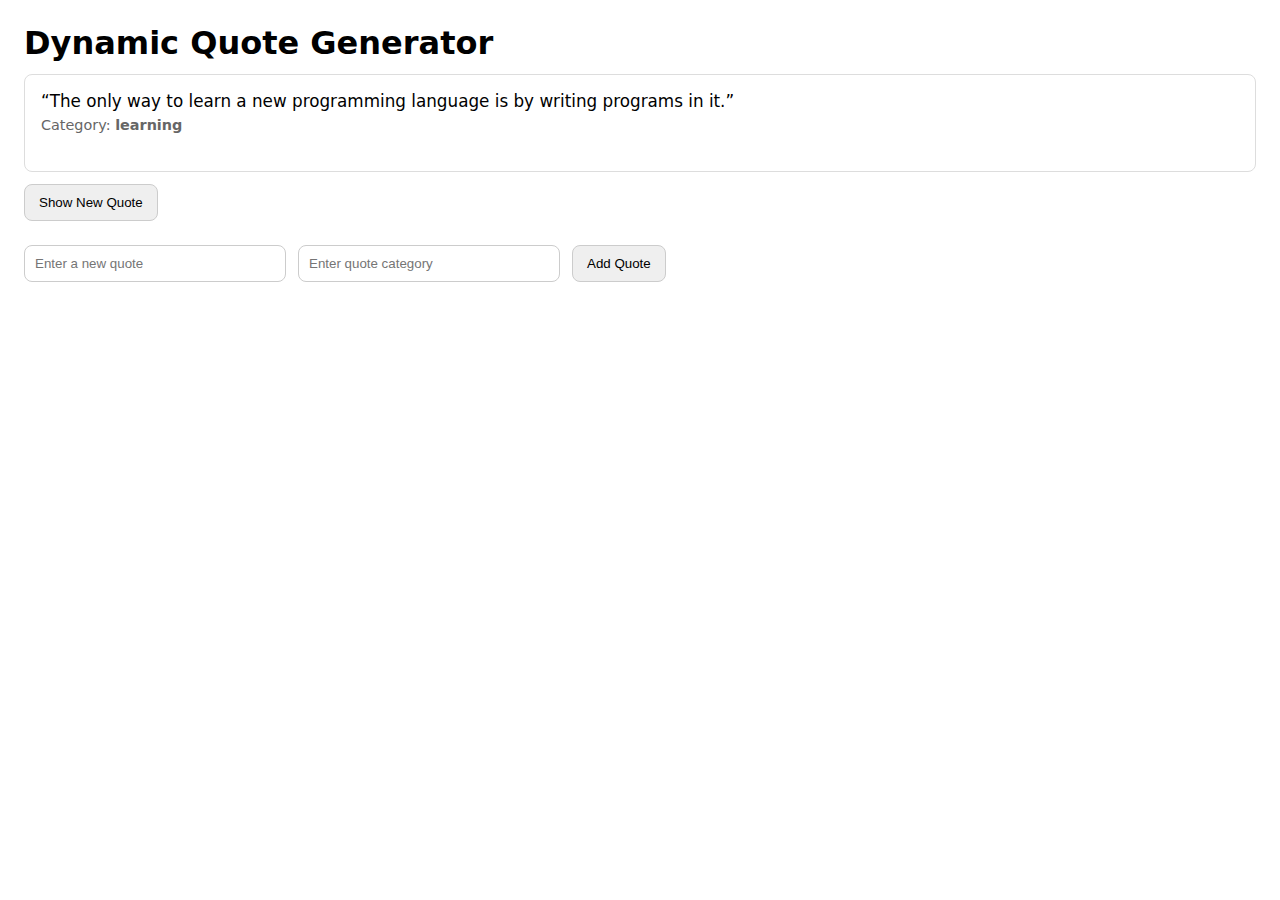
<file: index.html>
<!DOCTYPE html>
<html lang="en">
<head>
  <meta charset="UTF-8" />
  <meta name="viewport" content="width=device-width, initial-scale=1.0" />
  <title>Dynamic Quote Generator</title>
  <style>
    /* Minimal styles so it’s readable without a CSS file */
    :root { color-scheme: light dark; }
    body { font-family: system-ui, -apple-system, Segoe UI, Roboto, Arial, sans-serif; margin: 24px; }
    h1 { margin-bottom: 12px; }
    #quoteDisplay { padding: 16px; border: 1px solid #ddd; border-radius: 8px; min-height: 64px; }
    .quote-text { font-size: 1.05rem; }
    .quote-meta { color: #666; font-size: 0.9rem; margin-top: 6px; }
    .row { display: flex; gap: 12px; flex-wrap: wrap; margin-top: 12px; }
    input[type="text"] { padding: 10px; border-radius: 8px; border: 1px solid #ccc; min-width: 240px; }
    button { cursor: pointer; padding: 10px 14px; border-radius: 8px; border: 1px solid #ccc; }
    .muted { color: #777; font-size: 0.9rem; }
  </style>
</head>
<body>
  <h1>Dynamic Quote Generator</h1>

  <!-- Where quotes will render -->
  <div id="quoteDisplay" aria-live="polite"></div>

  <div class="row">
    <button id="newQuote" type="button">Show New Quote</button>
  </div>

  <!-- The add-quote form is created dynamically and mounted here -->
  <div id="formMount" class="row"></div>

  <script src="script.js"></script>
</body>
</html>
</file>
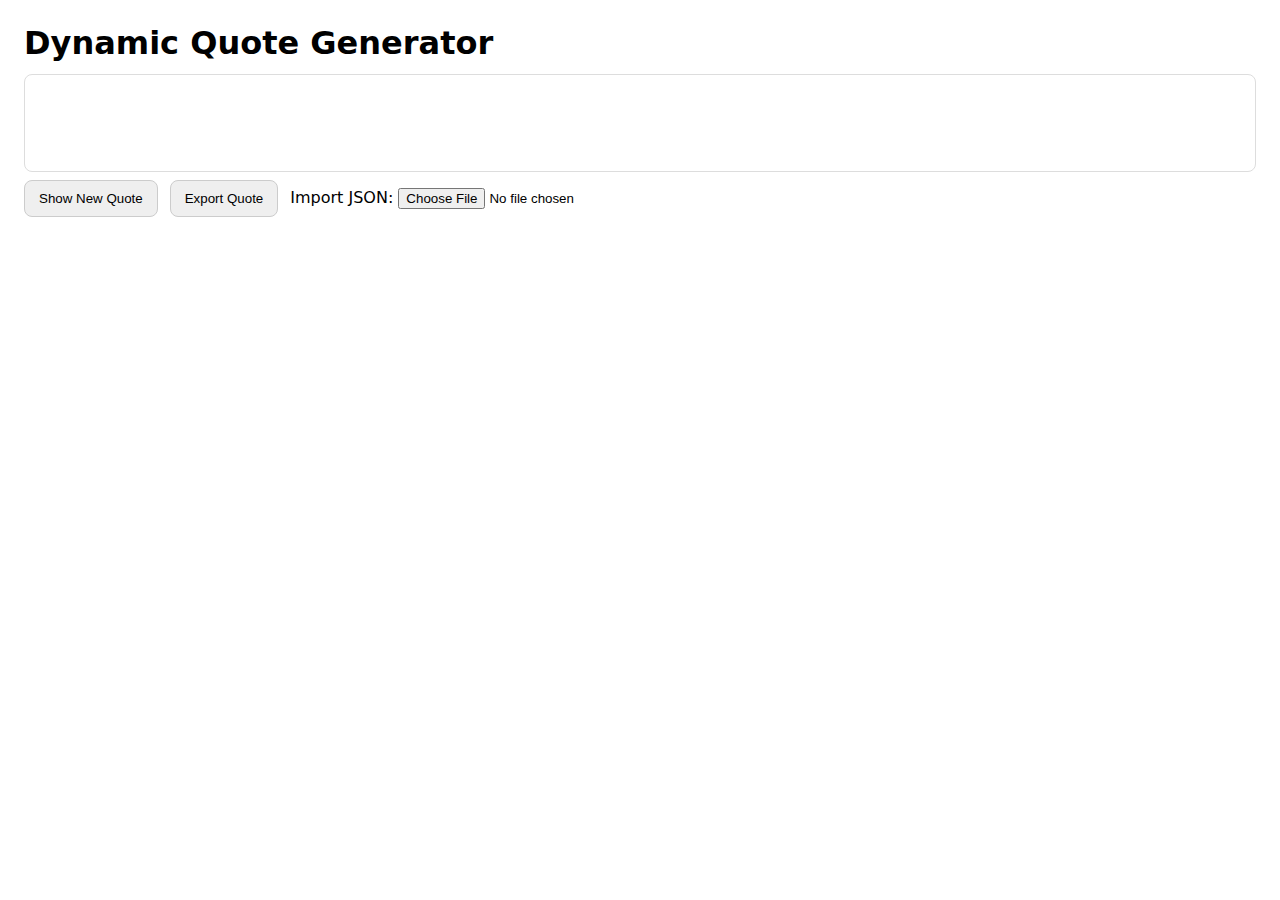
<file: dom-manipulation/index.html>
<!DOCTYPE html>
<html lang="en">
<head>
  <meta charset="UTF-8" />
  <meta name="viewport" content="width=device-width, initial-scale=1.0" />
  <title>Dynamic Quote Generator</title>
  <style>
    /* minimal styles (optional) */
    :root { color-scheme: light dark; }
    body { font-family: system-ui, -apple-system, Segoe UI, Roboto, Arial, sans-serif; margin: 24px; }
    h1 { margin-bottom: 12px; }
    #quoteDisplay { padding: 16px; border: 1px solid #ddd; border-radius: 8px; min-height: 64px; }
    .quote-text { font-size: 1.05rem; }
    .quote-meta { color: #666; font-size: 0.9rem; margin-top: 6px; }
    .row { display: flex; gap: 12px; flex-wrap: wrap; margin-top: 12px; align-items: center; }
    input[type="text"] { padding: 10px; border-radius: 8px; border: 1px solid #ccc; min-width: 240px; }
    button { cursor: pointer; padding: 10px 14px; border-radius: 8px; border: 1px solid #ccc; }
    .muted { color: #777; font-size: 0.9rem; }
    .controls { margin-top: 8px; }
  </style>
</head>
<body>
  <h1>Dynamic Quote Generator</h1>

  <!-- live region for updates -->
  <div id="quoteDisplay" aria-live="polite"></div>

  <!-- randomize -->
  <div class="row controls">
    <button id="newQuote" type="button">Show New Quote</button>
    <button id="exportJson" type="button">Export Quote</button>
    <!-- per spec: inline onchange calling importFromJsonFile(event) is acceptable -->
    <label>
      <span>Import JSON:</span>
      <input type="file" id="importFile" accept=".json" onchange="importFromJsonFile(event)" />
    </label>
  </div>

  <!-- add-quote form will be created dynamically -->
  <div id="formMount" class="row"></div>

  <script src="script.js"></script>
</body>
</html>
</file>
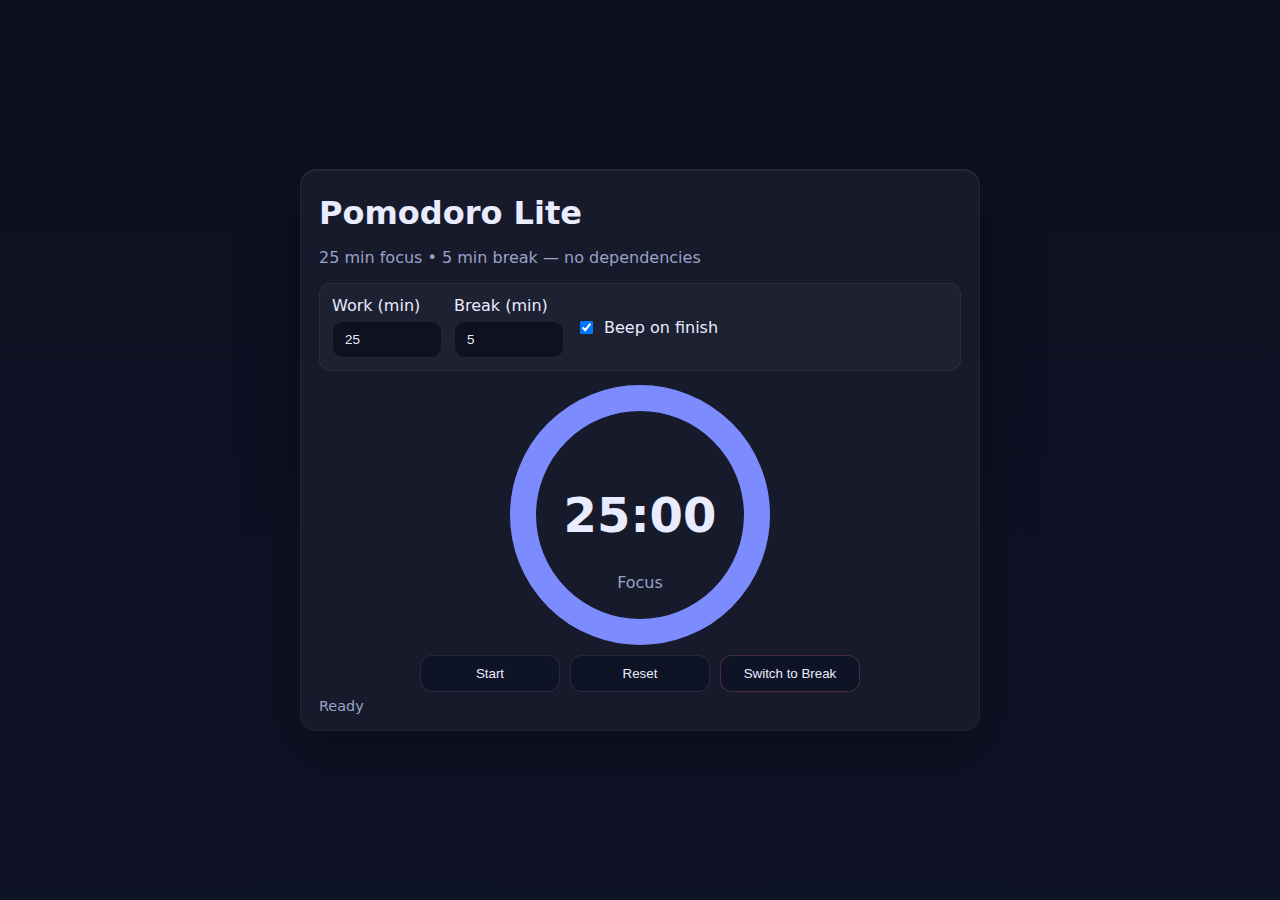
<file: pomodoro-lite/index.html>
<!DOCTYPE html>
<html lang="en">
<head>
  <meta charset="UTF-8" />
  <meta name="viewport" content="width=device-width, initial-scale=1" />
  <title>Pomodoro Lite</title>
  <link rel="stylesheet" href="styles.css" />
</head>
<body>
  <main class="container">
    <header>
      <h1>Pomodoro Lite</h1>
      <p class="muted">25 min focus • 5 min break — no dependencies</p>
    </header>

    <section class="config">
      <div class="field">
        <label for="workMins">Work (min)</label>
        <input id="workMins" type="number" min="1" max="120" value="25" />
      </div>
      <div class="field">
        <label for="breakMins">Break (min)</label>
        <input id="breakMins" type="number" min="1" max="60" value="5" />
      </div>
      <label class="beep">
        <input id="soundOn" type="checkbox" checked />
        Beep on finish
      </label>
    </section>

    <section class="timer">
      <svg class="ring" viewBox="0 0 120 120" aria-hidden="true">
        <circle class="bg" cx="60" cy="60" r="54" />
        <circle class="fg" cx="60" cy="60" r="54" />
      </svg>
      <div class="time" id="timeLabel">25:00</div>
      <div class="mode" id="modeLabel">Focus</div>
    </section>

    <section class="controls">
      <button id="startPauseBtn" type="button">Start</button>
      <button id="resetBtn" type="button">Reset</button>
      <button id="toggleModeBtn" type="button">Switch to Break</button>
    </section>

    <footer class="muted small">
      <span id="status">Ready</span>
    </footer>
  </main>

  <script src="script.js"></script>
</body>
</html>
</file>
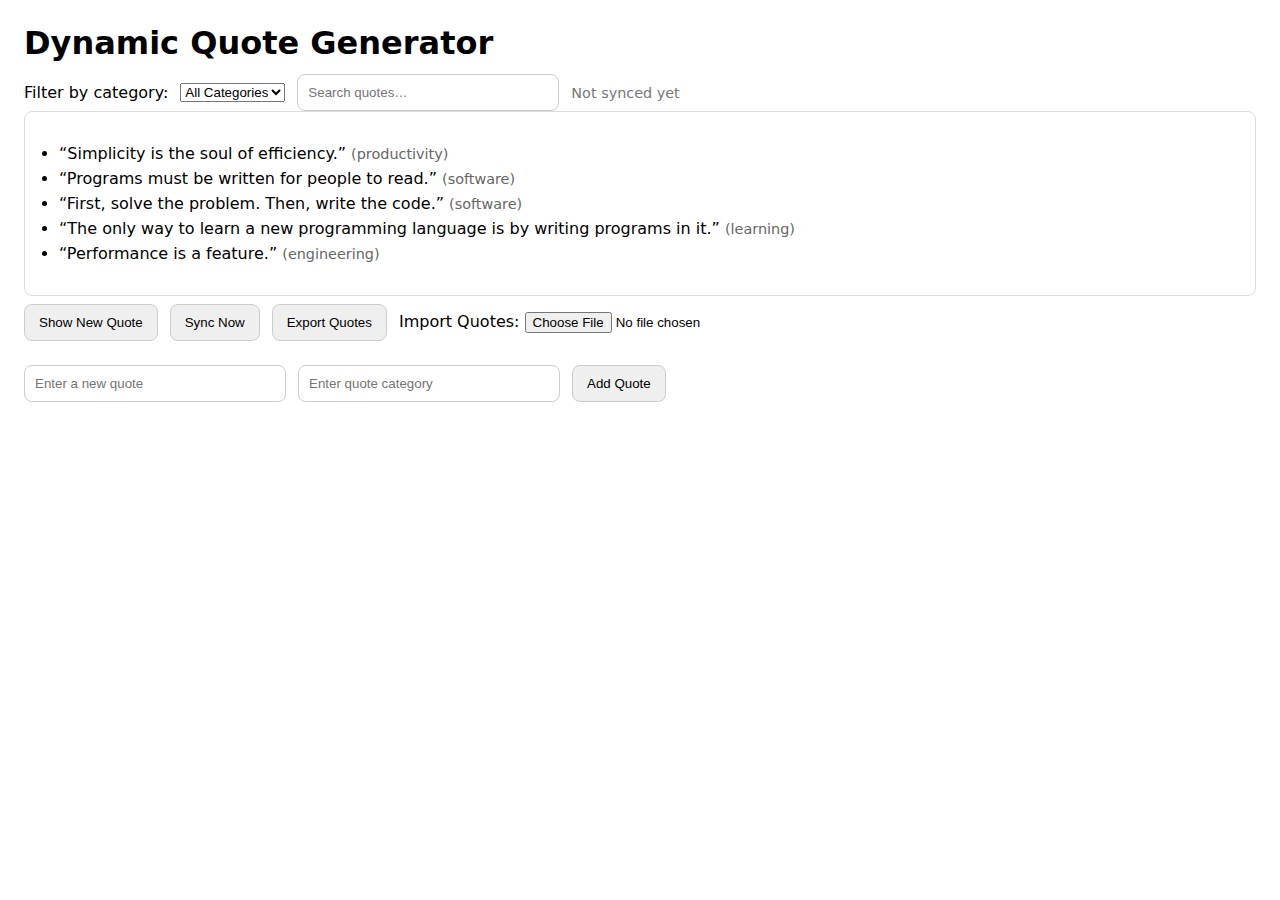
<file: 1-index.html>
<!DOCTYPE html>
<html lang="en">
<head>
  <meta charset="UTF-8" />
  <meta name="viewport" content="width=device-width, initial-scale=1.0" />
  <title>Dynamic Quote Generator</title>
  <link rel="stylesheet" href="1-style.css" />
</head>
<body>
  <h1>Dynamic Quote Generator</h1>

  <!-- Status / notice -->
  <div id="notice" role="status" aria-live="polite"></div>

  <!-- Filters row -->
  <div class="row">
    <label for="categoryFilter"><span>Filter by category:</span></label>
    <select id="categoryFilter" onchange="filterQuotes()">
      <option value="all">All Categories</option>
    </select>

    <!-- NEW: live text search -->
    <input id="searchText" type="text" placeholder="Search quotes…" />

    <span id="lastSync" class="muted"></span>
  </div>

  <!-- Display area -->
  <div id="quoteDisplay" aria-live="polite"></div>

  <!-- Controls -->
  <div class="row controls">
    <button id="newQuote" type="button">Show New Quote</button>
    <button id="syncNow" type="button">Sync Now</button>
    <button id="exportJson" type="button">Export Quotes</button>
    <label>
      <span>Import Quotes:</span>
      <input type="file" id="importFile" accept=".json" onchange="importFromJsonFile(event)" />
    </label>
  </div>

  <!-- Add-quote form mounts here -->
  <div id="formMount" class="row"></div>

  <script src="1-script.js"></script>
</body>
</html>
</file>
<file: pomodoro-lite/styles.css>
:root{
  --bg:#0f1220;
  --panel:#161a2b;
  --text:#e9ecff;
  --muted:#9aa2c7;
  --accent:#7c8cff;
  --accent-2:#ff6e6e;
}

*{box-sizing:border-box}
html,body{height:100%}
body{
  margin:0;
  background:linear-gradient(180deg,#0d1020 0%, #0f1326 100%);
  color:var(--text);
  font-family:system-ui,-apple-system,Segoe UI,Roboto,Arial,sans-serif;
  display:grid;
  place-items:center;
}

.container{
  width:min(680px,92vw);
  background:var(--panel);
  border:1px solid rgba(255,255,255,.06);
  border-radius:16px;
  padding:20px 18px 16px;
  box-shadow:0 20px 60px rgba(0,0,0,.35), inset 0 1px 0 rgba(255,255,255,.06);
}

header h1{margin:.3rem 0 .2rem}
.muted{color:var(--muted)}
.small{font-size:.9rem}

.config{
  display:flex; gap:12px; flex-wrap:wrap;
  background:rgba(255,255,255,.03);
  border:1px solid rgba(255,255,255,.06);
  border-radius:12px; padding:12px;
  margin:12px 0 6px;
}
.field{display:flex; flex-direction:column; gap:6px}
input[type="number"]{
  width:110px; padding:10px 12px; border-radius:10px;
  border:1px solid rgba(255,255,255,.08);
  background:#0d1122; color:var(--text);
}
.beep{align-self:center; display:flex; gap:8px; user-select:none}

.timer{
  position:relative; display:grid; place-items:center; margin:14px 0 8px;
}
.ring{width:min(260px,70vw); height:auto; transform:rotate(-90deg)}
.ring .bg{
  fill:none; stroke:rgba(255,255,255,.08); stroke-width:12;
}
.ring .fg{
  fill:none; stroke:var(--accent); stroke-width:12;
  stroke-linecap:round; stroke-dasharray:339.292; /* 2πr (r=54) */
  stroke-dashoffset:0; transition:stroke-dashoffset .25s linear, stroke .25s;
}
.time{
  position:absolute; font-size:clamp(2.2rem, 7vw, 3rem); font-weight:700;
}
.mode{
  position:absolute; top:72%; font-size:1rem; color:var(--muted);
}

.controls{display:flex; gap:10px; justify-content:center; margin:10px 0 6px}
button{
  cursor:pointer; border:1px solid rgba(255,255,255,.1);
  background:#0e1326; color:var(--text);
  padding:10px 14px; border-radius:12px; min-width:140px;
  transition:transform .05s, background .2s, border-color .2s;
}
button:hover{background:#101736; border-color:rgba(255,255,255,.18)}
button:active{transform:translateY(1px)}
#toggleModeBtn{border-color:rgba(255,110,110,.25)}
#toggleModeBtn:hover{background:#161229; border-color:rgba(255,110,110,.4)}
</file>
<file: 1-style.css>
:root { color-scheme: light dark; }

body {
  font-family: system-ui, -apple-system, Segoe UI, Roboto, Arial, sans-serif;
  margin: 24px;
}

h1 { margin-bottom: 12px; }

#quoteDisplay {
  padding: 16px;
  border: 1px solid #ddd;
  border-radius: 8px;
  min-height: 64px;
}

.quote-text { font-size: 1.05rem; }
.quote-meta { color: #666; font-size: 0.9rem; margin-top: 6px; }

.row {
  display: flex;
  gap: 12px;
  flex-wrap: wrap;
  margin-top: 12px;
  align-items: center;
}

input[type="text"] {
  padding: 10px;
  border-radius: 8px;
  border: 1px solid #ccc;
  min-width: 240px;
}

button {
  cursor: pointer;
  padding: 10px 14px;
  border-radius: 8px;
  border: 1px solid #ccc;
}

.muted { color: #777; font-size: 0.9rem; }

ul { padding-left: 18px; }
li { margin: 6px 0; }

.controls { margin-top: 8px; }

/* notice */
#notice { margin: 10px 0; padding: 10px 12px; border-radius: 8px; display: none; }
.notice-info { background:#e7f1ff; color:#063a78; border:1px solid #b7d3ff; }
.notice-success { background:#e9f7ef; color:#1e6b3b; border:1px solid #bde5c8; }
.notice-error { background:#fdecea; color:#8a1d17; border:1px solid #f5c2bc; }
</file>
